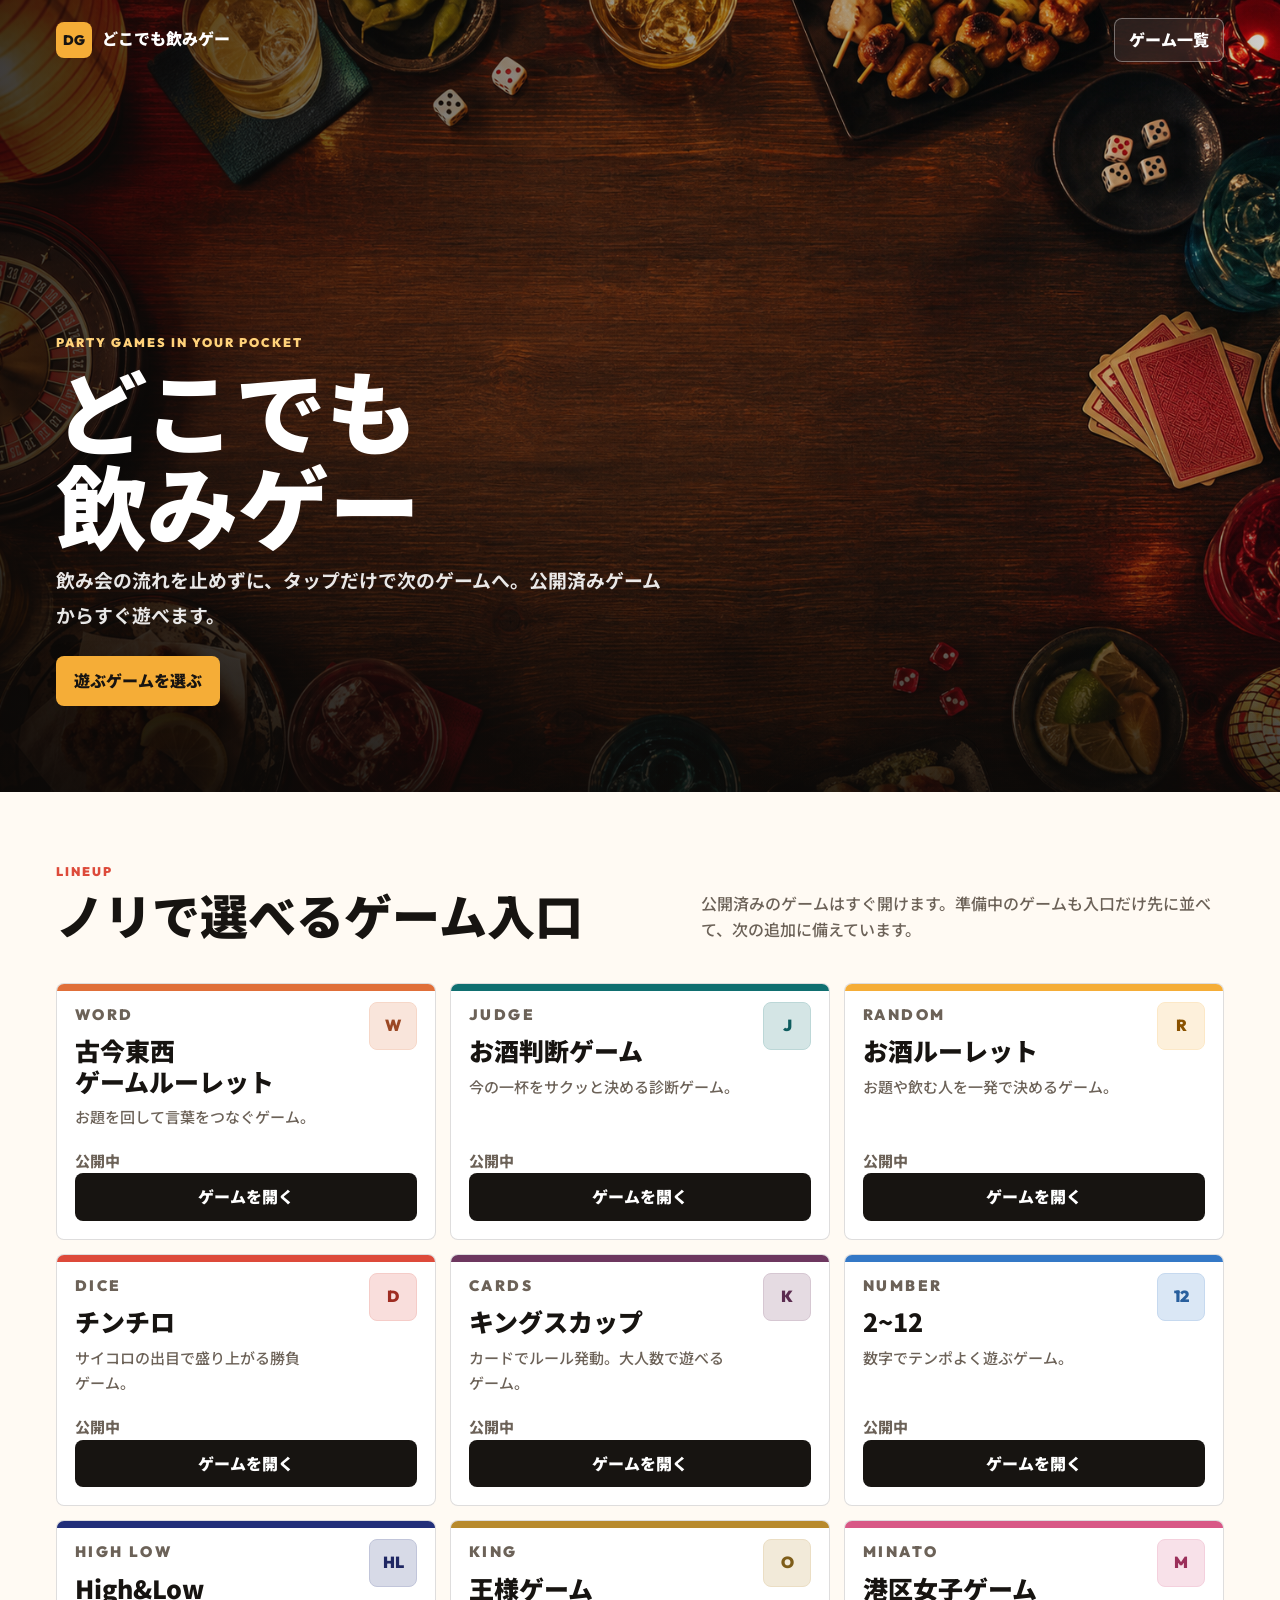
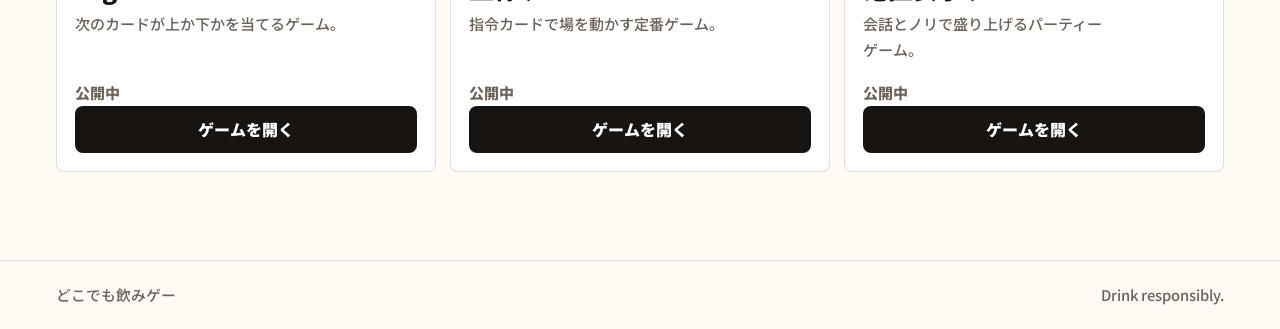
<file: index.html>
<!doctype html>
<html lang="ja">
  <head>
    <meta charset="utf-8" />
    <meta name="viewport" content="width=device-width, initial-scale=1" />
    <title>どこでも飲みゲー</title>
    <meta
      name="description"
      content="ルーレット、お酒判断、チンチロ、キングスカップなどをどこでも遊べる飲みゲームポータル。"
    />
    <link rel="preconnect" href="https://fonts.googleapis.com" />
    <link rel="preconnect" href="https://fonts.gstatic.com" crossorigin />
    <link
      href="https://fonts.googleapis.com/css2?family=Noto+Sans+JP:wght@500;700;900&family=Outfit:wght@700;800;900&display=swap"
      rel="stylesheet"
    />
    <link rel="stylesheet" href="./styles.css" />
  </head>
  <body>
    <header class="hero">
      <img class="hero__image" src="./assets/hero-party-table.png" alt="" />
      <div class="hero__shade"></div>
      <nav class="topbar" aria-label="サイト">
        <a class="brand" href="./index.html" aria-label="どこでも飲みゲー ホーム">
          <span class="brand__mark">DG</span>
          <span>どこでも飲みゲー</span>
        </a>
        <a class="topbar__link" href="#games">ゲーム一覧</a>
      </nav>
      <section class="hero__content" aria-labelledby="page-title">
        <p class="hero__eyebrow">party games in your pocket</p>
        <h1 id="page-title">どこでも<br />飲みゲー</h1>
        <p class="hero__copy">
          飲み会の流れを止めずに、タップだけで次のゲームへ。公開済みゲームからすぐ遊べます。
        </p>
        <a class="hero__button" href="#games">遊ぶゲームを選ぶ</a>
      </section>
    </header>

    <main>
      <section class="intro" aria-label="サイト概要">
        <div>
          <p class="section-kicker">lineup</p>
          <h2>ノリで選べるゲーム入口</h2>
        </div>
        <p>
          公開済みのゲームはすぐ開けます。準備中のゲームも入口だけ先に並べて、次の追加に備えています。
        </p>
      </section>

      <section class="games" id="games" aria-label="ゲーム一覧">
        <div class="game-grid" id="gameGrid"></div>
      </section>
    </main>

    <footer class="footer">
      <span>どこでも飲みゲー</span>
      <span>Drink responsibly.</span>
    </footer>

    <script src="./app.js"></script>
  </body>
</html>
</file>
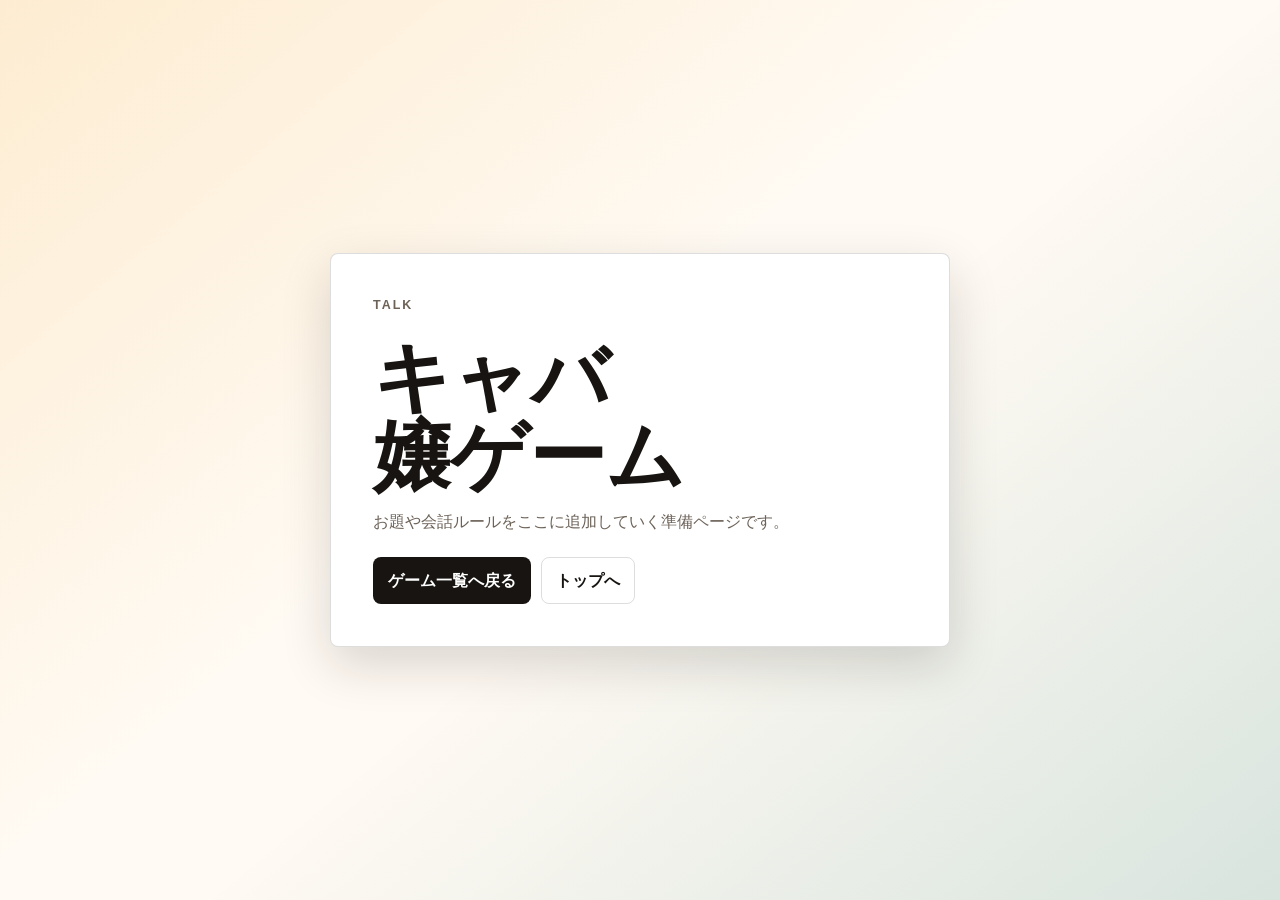
<file: games/cabajo.html>
<!doctype html>
<html lang="ja">
  <head>
    <meta charset="utf-8" />
    <meta name="viewport" content="width=device-width, initial-scale=1" />
    <title>キャバ嬢ゲーム | どこでも飲みゲー</title>
    <link rel="stylesheet" href="../styles.css" />
  </head>
  <body class="placeholder">
    <main class="placeholder__panel">
      <p class="section-kicker">talk</p>
      <h1>キャバ嬢ゲーム</h1>
      <p>お題や会話ルールをここに追加していく準備ページです。</p>
      <div class="placeholder__actions">
        <a href="../index.html#games">ゲーム一覧へ戻る</a>
        <a href="../index.html">トップへ</a>
      </div>
    </main>
  </body>
</html>
</file>
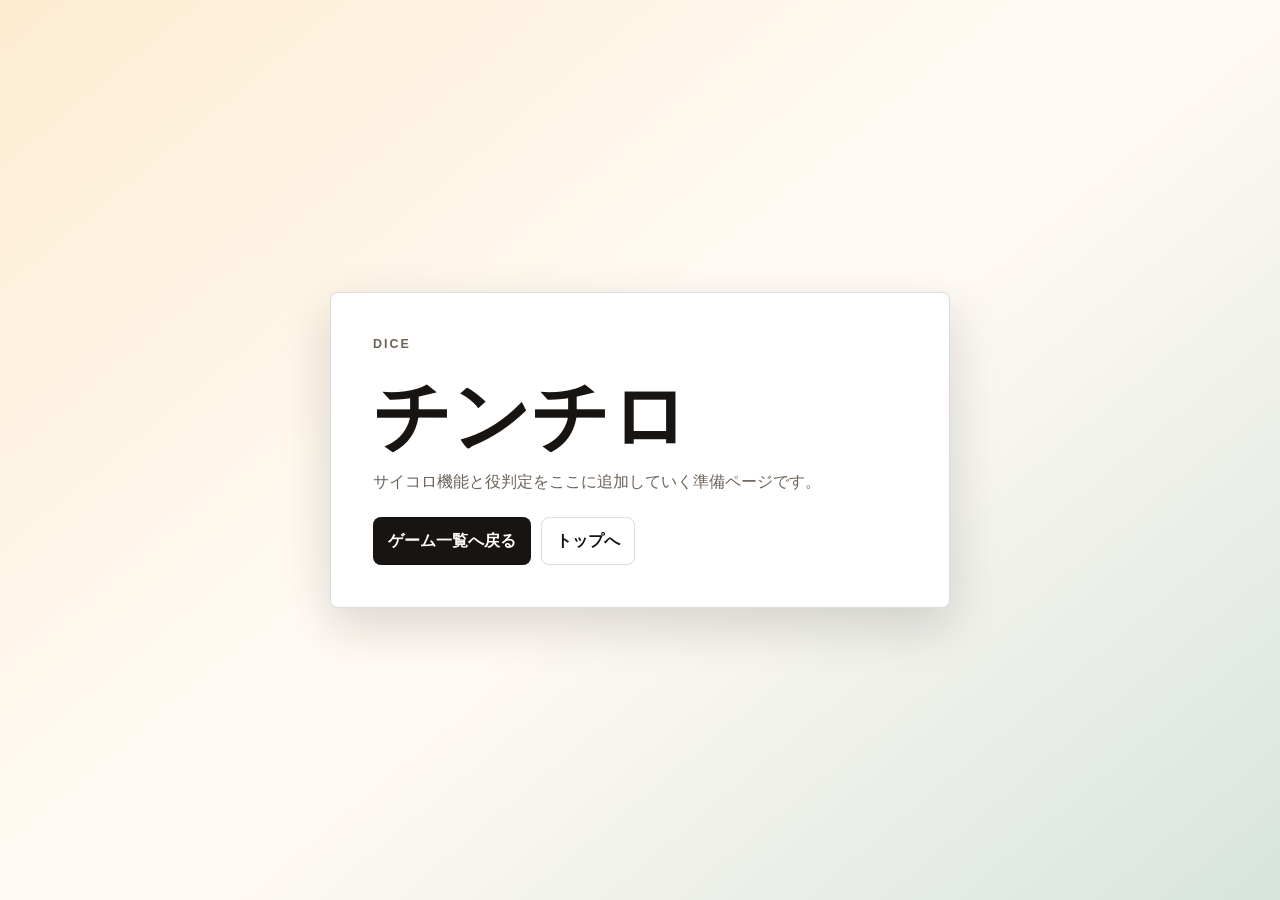
<file: games/chinchiro.html>
<!doctype html>
<html lang="ja">
  <head>
    <meta charset="utf-8" />
    <meta name="viewport" content="width=device-width, initial-scale=1" />
    <title>チンチロ | どこでも飲みゲー</title>
    <link rel="stylesheet" href="../styles.css" />
  </head>
  <body class="placeholder">
    <main class="placeholder__panel">
      <p class="section-kicker">dice</p>
      <h1>チンチロ</h1>
      <p>サイコロ機能と役判定をここに追加していく準備ページです。</p>
      <div class="placeholder__actions">
        <a href="../index.html#games">ゲーム一覧へ戻る</a>
        <a href="../index.html">トップへ</a>
      </div>
    </main>
  </body>
</html>
</file>
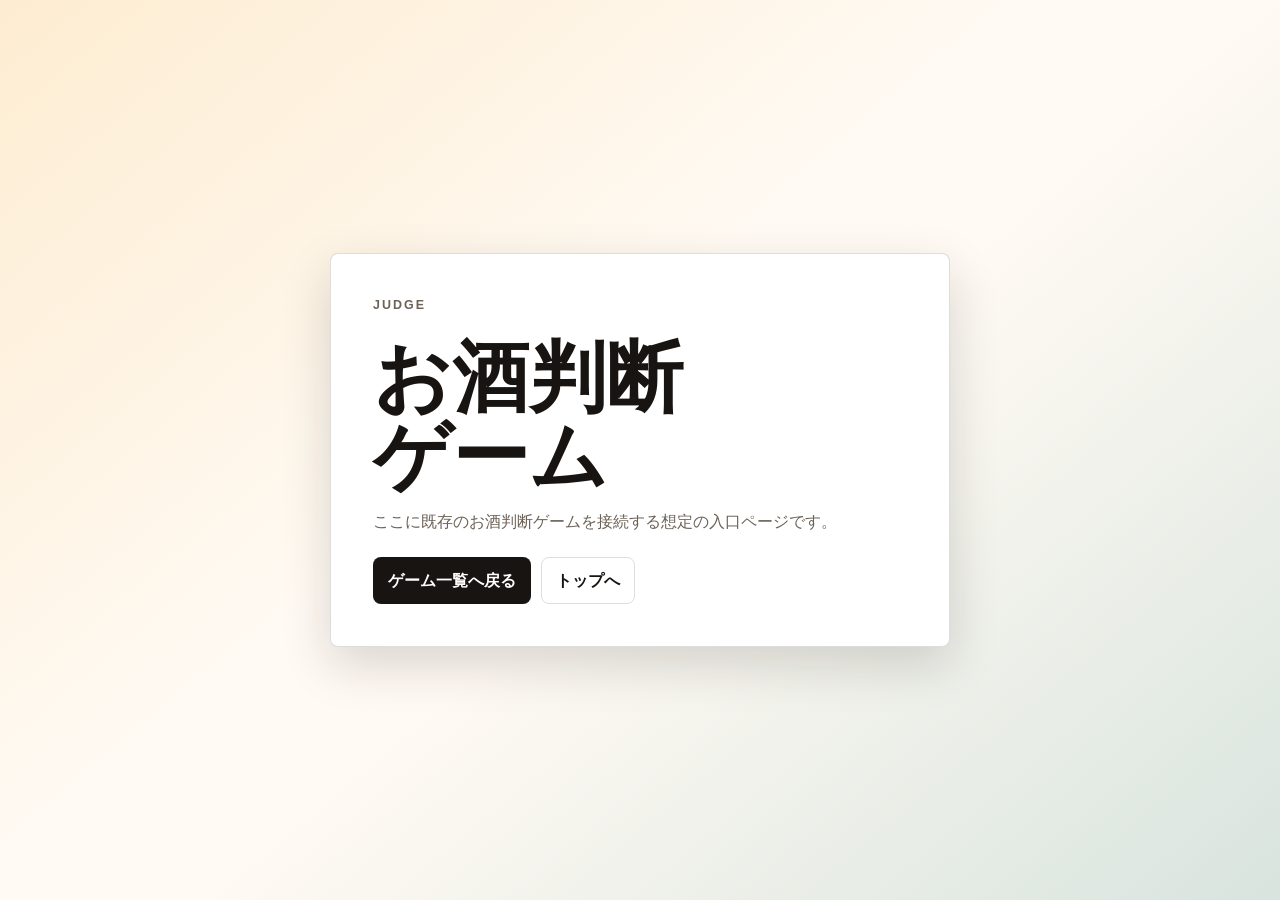
<file: games/drink-check.html>
<!doctype html>
<html lang="ja">
  <head>
    <meta charset="utf-8" />
    <meta name="viewport" content="width=device-width, initial-scale=1" />
    <title>お酒判断ゲーム | どこでも飲みゲー</title>
    <link rel="stylesheet" href="../styles.css" />
  </head>
  <body class="placeholder">
    <main class="placeholder__panel">
      <p class="section-kicker">judge</p>
      <h1>お酒判断ゲーム</h1>
      <p>ここに既存のお酒判断ゲームを接続する想定の入口ページです。</p>
      <div class="placeholder__actions">
        <a href="../index.html#games">ゲーム一覧へ戻る</a>
        <a href="../index.html">トップへ</a>
      </div>
    </main>
  </body>
</html>
</file>
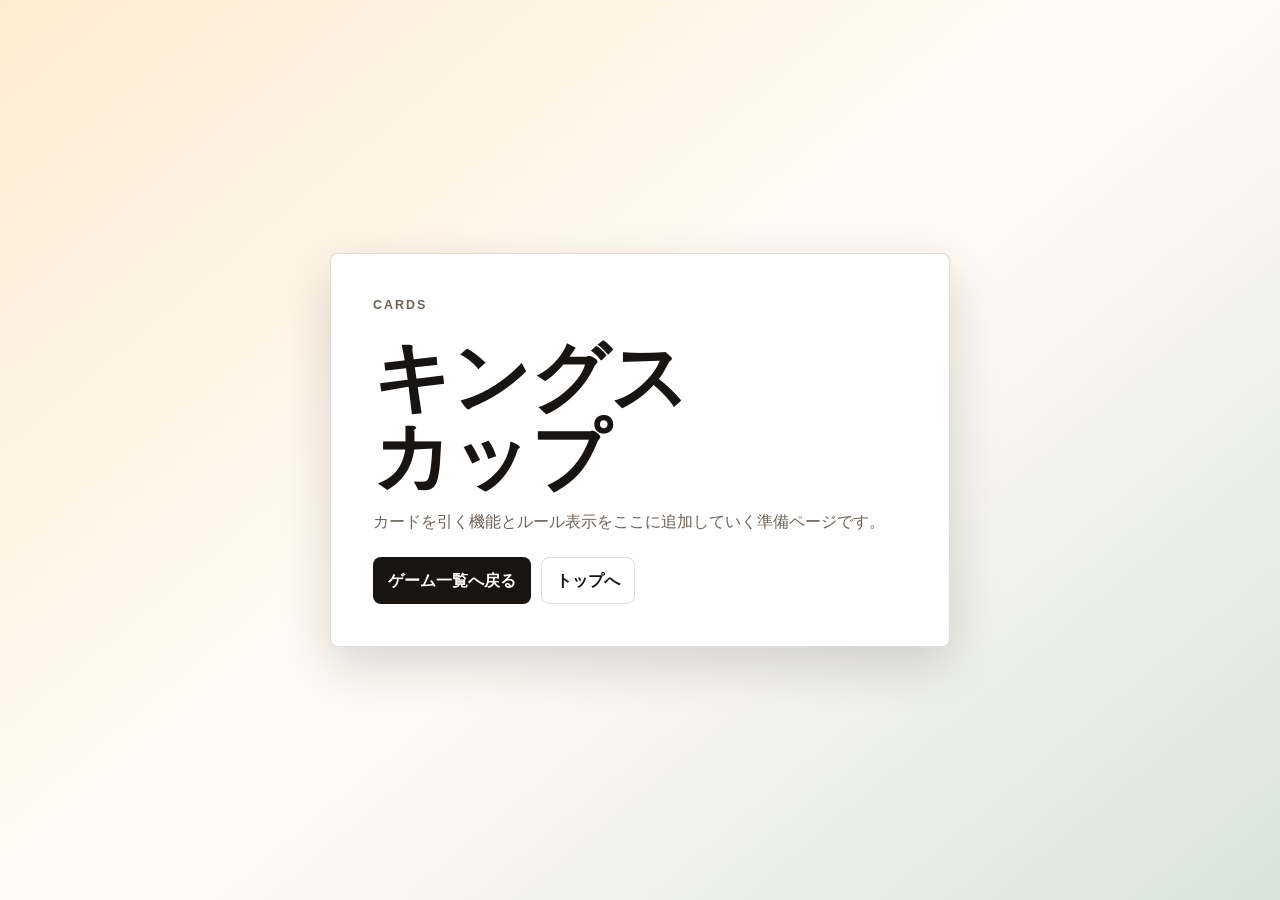
<file: games/kings-cup.html>
<!doctype html>
<html lang="ja">
  <head>
    <meta charset="utf-8" />
    <meta name="viewport" content="width=device-width, initial-scale=1" />
    <title>キングスカップ | どこでも飲みゲー</title>
    <link rel="stylesheet" href="../styles.css" />
  </head>
  <body class="placeholder">
    <main class="placeholder__panel">
      <p class="section-kicker">cards</p>
      <h1>キングスカップ</h1>
      <p>カードを引く機能とルール表示をここに追加していく準備ページです。</p>
      <div class="placeholder__actions">
        <a href="../index.html#games">ゲーム一覧へ戻る</a>
        <a href="../index.html">トップへ</a>
      </div>
    </main>
  </body>
</html>
</file>
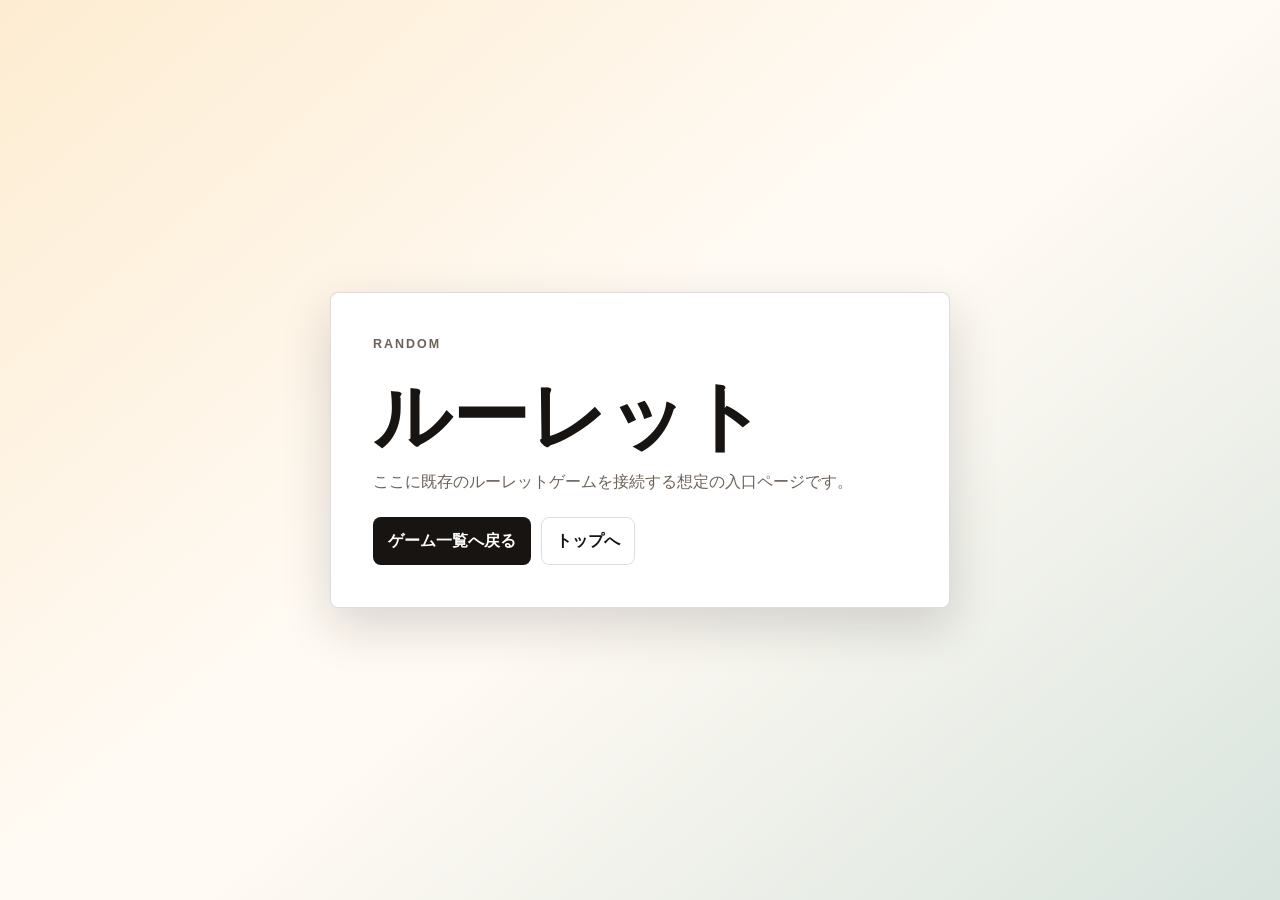
<file: games/roulette.html>
<!doctype html>
<html lang="ja">
  <head>
    <meta charset="utf-8" />
    <meta name="viewport" content="width=device-width, initial-scale=1" />
    <title>ルーレット | どこでも飲みゲー</title>
    <link rel="stylesheet" href="../styles.css" />
  </head>
  <body class="placeholder">
    <main class="placeholder__panel">
      <p class="section-kicker">random</p>
      <h1>ルーレット</h1>
      <p>ここに既存のルーレットゲームを接続する想定の入口ページです。</p>
      <div class="placeholder__actions">
        <a href="../index.html#games">ゲーム一覧へ戻る</a>
        <a href="../index.html">トップへ</a>
      </div>
    </main>
  </body>
</html>
</file>
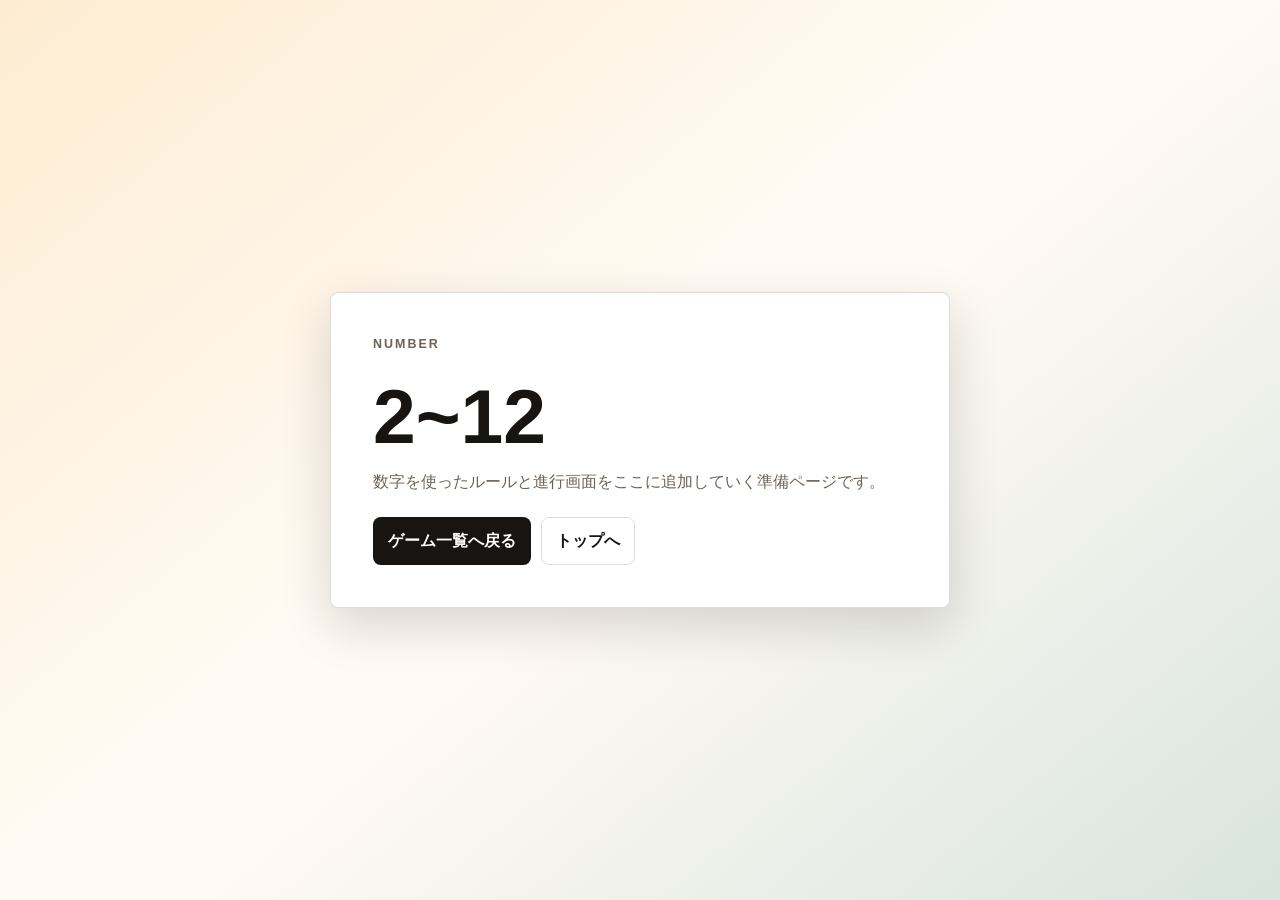
<file: games/two-to-twelve.html>
<!doctype html>
<html lang="ja">
  <head>
    <meta charset="utf-8" />
    <meta name="viewport" content="width=device-width, initial-scale=1" />
    <title>2~12 | どこでも飲みゲー</title>
    <link rel="stylesheet" href="../styles.css" />
  </head>
  <body class="placeholder">
    <main class="placeholder__panel">
      <p class="section-kicker">number</p>
      <h1>2~12</h1>
      <p>数字を使ったルールと進行画面をここに追加していく準備ページです。</p>
      <div class="placeholder__actions">
        <a href="../index.html#games">ゲーム一覧へ戻る</a>
        <a href="../index.html">トップへ</a>
      </div>
    </main>
  </body>
</html>
</file>
<file: styles.css>
:root {
  --ink: #171411;
  --paper: #fffaf3;
  --muted: #6c6258;
  --line: rgba(23, 20, 17, 0.14);
  --amber: #f5ad37;
  --red: #dd4a3a;
  --teal: #0f6f70;
  --plum: #6d375f;
  --white: #ffffff;
  --shadow: 0 18px 50px rgba(23, 20, 17, 0.16);
}

* {
  box-sizing: border-box;
}

html {
  scroll-behavior: smooth;
}

body {
  margin: 0;
  background: var(--paper);
  color: var(--ink);
  font-family:
    "Noto Sans JP",
    "Hiragino Kaku Gothic ProN",
    "Yu Gothic",
    system-ui,
    sans-serif;
  line-height: 1.6;
  font-weight: 500;
}

a {
  color: inherit;
  text-decoration: none;
}

button {
  font: inherit;
}

.hero {
  position: relative;
  min-height: 88svh;
  display: grid;
  align-items: end;
  overflow: hidden;
  color: var(--white);
  isolation: isolate;
}

.hero__image,
.hero__shade {
  position: absolute;
  inset: 0;
  width: 100%;
  height: 100%;
}

.hero__image {
  object-fit: cover;
  z-index: -3;
}

.hero__shade {
  background:
    linear-gradient(90deg, rgba(12, 9, 7, 0.78), rgba(12, 9, 7, 0.4) 46%, rgba(12, 9, 7, 0.16)),
    linear-gradient(0deg, rgba(12, 9, 7, 0.8), rgba(12, 9, 7, 0.04) 48%);
  z-index: -2;
}

.topbar {
  position: absolute;
  top: 0;
  left: 0;
  right: 0;
  display: flex;
  justify-content: space-between;
  align-items: center;
  gap: 16px;
  padding: 18px clamp(18px, 5vw, 56px);
}

.brand {
  display: inline-flex;
  align-items: center;
  gap: 10px;
  font-family: "Outfit", "Noto Sans JP", sans-serif;
  font-weight: 900;
  min-width: 0;
}

.brand__mark {
  display: grid;
  place-items: center;
  width: 36px;
  height: 36px;
  border-radius: 8px;
  background: var(--amber);
  color: var(--ink);
  font-size: 0.86rem;
  letter-spacing: 0;
  font-family: "Outfit", sans-serif;
}

.topbar__link,
.hero__button,
.game-card__link {
  min-height: 44px;
  display: inline-flex;
  align-items: center;
  justify-content: center;
  border-radius: 8px;
  font-weight: 900;
}

.topbar__link {
  padding: 8px 14px;
  border: 1px solid rgba(255, 255, 255, 0.36);
  background: rgba(255, 255, 255, 0.08);
  backdrop-filter: blur(14px);
}

.hero__content {
  width: min(760px, 100%);
  padding: 108px clamp(18px, 5vw, 56px) clamp(42px, 9vw, 86px);
}

.hero__eyebrow,
.section-kicker,
.game-card__meta {
  margin: 0;
  text-transform: uppercase;
  font-size: 0.78rem;
  font-weight: 900;
  letter-spacing: 0.16em;
  font-family: "Outfit", "Noto Sans JP", sans-serif;
}

.hero__eyebrow {
  color: #ffd27a;
}

h1,
h2,
h3,
p {
  overflow-wrap: break-word;
  word-break: normal;
  line-break: strict;
  text-wrap: pretty;
}

h1 {
  margin: 8px 0 12px;
  font-family: "Noto Sans JP", "Hiragino Kaku Gothic ProN", sans-serif;
  font-size: clamp(3rem, 8vw, 5.7rem);
  font-weight: 900;
  line-height: 1.04;
  letter-spacing: 0;
  text-wrap: balance;
}

.hero__copy {
  max-width: 620px;
  margin: 0 0 24px;
  color: rgba(255, 255, 255, 0.9);
  font-size: clamp(1rem, 2.4vw, 1.18rem);
  font-weight: 700;
  line-height: 1.85;
}

.hero__button {
  padding: 12px 18px;
  background: var(--amber);
  color: var(--ink);
  box-shadow: 0 14px 30px rgba(0, 0, 0, 0.2);
}

.intro {
  display: grid;
  grid-template-columns: minmax(0, 0.9fr) minmax(260px, 0.8fr);
  gap: clamp(18px, 5vw, 56px);
  align-items: end;
  padding: clamp(34px, 6vw, 70px) clamp(18px, 5vw, 56px) 18px;
}

.section-kicker {
  color: var(--red);
}

h2 {
  margin: 4px 0 0;
  font-size: clamp(1.9rem, 4vw, 3rem);
  font-weight: 900;
  line-height: 1.18;
  text-wrap: balance;
}

.intro p:not(.section-kicker) {
  margin: 0;
  color: var(--muted);
}

.games {
  padding: 22px clamp(18px, 5vw, 56px) clamp(46px, 8vw, 88px);
}

.game-grid {
  display: grid;
  grid-template-columns: repeat(3, minmax(0, 1fr));
  gap: 14px;
}

.game-card {
  position: relative;
  min-height: 246px;
  display: grid;
  align-content: space-between;
  gap: 18px;
  padding: 18px;
  border: 1px solid var(--line);
  border-radius: 8px;
  background: var(--white);
  box-shadow: 0 1px 0 rgba(255, 255, 255, 0.9) inset;
  overflow: hidden;
}

.game-card::before {
  content: "";
  position: absolute;
  inset: 0 0 auto;
  height: 7px;
  background: var(--accent, var(--amber));
}

.game-card__top {
  display: flex;
  justify-content: space-between;
  gap: 12px;
  align-items: start;
}

.game-card__badge {
  display: grid;
  place-items: center;
  width: 48px;
  height: 48px;
  flex: 0 0 auto;
  border-radius: 8px;
  background: color-mix(in srgb, var(--accent, var(--amber)) 18%, white);
  border: 1px solid color-mix(in srgb, var(--accent, var(--amber)) 28%, white);
  color: var(--accent-dark, var(--ink));
  font-weight: 900;
  font-family: "Outfit", "Noto Sans JP", sans-serif;
}

.game-card__meta {
  color: var(--accent-dark, var(--teal));
}

.game-card h3 {
  margin: 8px 0 8px;
  font-size: clamp(1.28rem, 2vw, 1.56rem);
  font-weight: 900;
  line-height: 1.22;
  text-wrap: balance;
}

.game-card p {
  margin: 0;
  color: var(--muted);
  font-size: 0.94rem;
  line-height: 1.7;
}

.game-card__link {
  width: 100%;
  padding: 11px 14px;
  border: 0;
  color: var(--white);
  background: var(--ink);
}

.game-card__link--disabled {
  color: rgba(23, 20, 17, 0.58);
  background: rgba(23, 20, 17, 0.09);
  cursor: not-allowed;
}

.game-card__status {
  color: var(--muted);
  font-size: 0.84rem;
  font-weight: 800;
}

.footer {
  display: flex;
  justify-content: space-between;
  gap: 14px;
  padding: 22px clamp(18px, 5vw, 56px);
  border-top: 1px solid var(--line);
  color: var(--muted);
  font-size: 0.92rem;
}

.placeholder {
  min-height: 100svh;
  display: grid;
  place-items: center;
  padding: 28px 18px;
  background:
    linear-gradient(140deg, rgba(245, 173, 55, 0.18), transparent 44%),
    linear-gradient(320deg, rgba(15, 111, 112, 0.16), transparent 46%),
    var(--paper);
}

.placeholder__panel {
  width: min(620px, 100%);
  padding: clamp(22px, 5vw, 42px);
  border-radius: 8px;
  background: var(--white);
  box-shadow: var(--shadow);
  border: 1px solid var(--line);
}

.placeholder__panel h1 {
  margin: 0 0 12px;
  font-size: clamp(2.3rem, 9vw, 4.8rem);
  color: var(--ink);
}

.placeholder__panel p {
  margin: 0 0 22px;
  color: var(--muted);
}

.placeholder__actions {
  display: flex;
  flex-wrap: wrap;
  gap: 10px;
}

.placeholder__actions a {
  min-height: 44px;
  display: inline-flex;
  align-items: center;
  justify-content: center;
  padding: 10px 14px;
  border-radius: 8px;
  font-weight: 800;
  border: 1px solid var(--line);
}

.placeholder__actions a:first-child {
  background: var(--ink);
  color: var(--white);
}

@media (max-width: 860px) {
  .intro {
    grid-template-columns: 1fr;
  }

  .game-grid {
    grid-template-columns: repeat(2, minmax(0, 1fr));
  }
}

@media (max-width: 560px) {
  .hero {
    min-height: 84svh;
  }

  .topbar {
    padding: 14px 16px;
  }

  .brand span:last-child {
    max-width: 9em;
    white-space: nowrap;
    overflow: hidden;
    text-overflow: ellipsis;
  }

  .topbar__link {
    padding-inline: 11px;
  }

  .game-grid {
    grid-template-columns: 1fr;
  }

  .game-card {
    min-height: 232px;
  }

  .hero__content {
    padding-bottom: 48px;
  }

  h1 {
    font-size: clamp(2.85rem, 15vw, 3.65rem);
  }

  .footer {
    flex-direction: column;
  }
}
</file>
